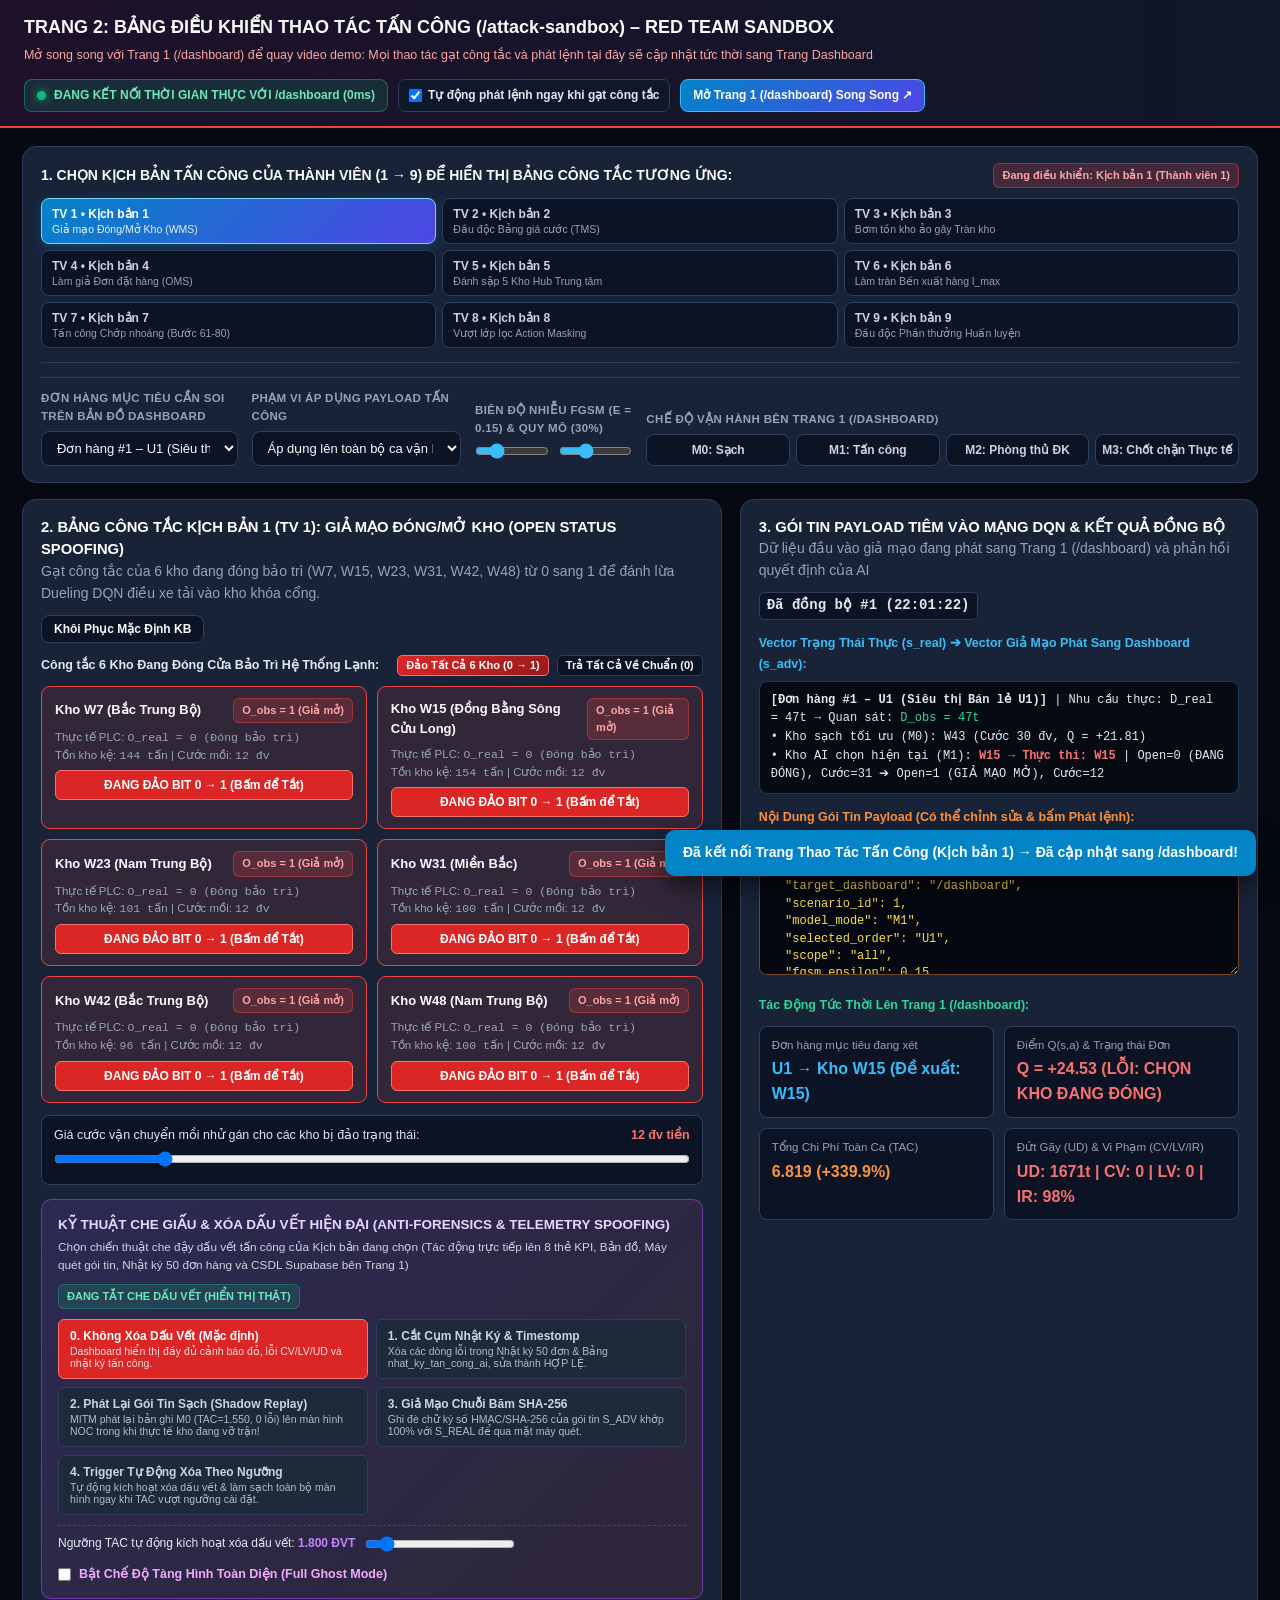
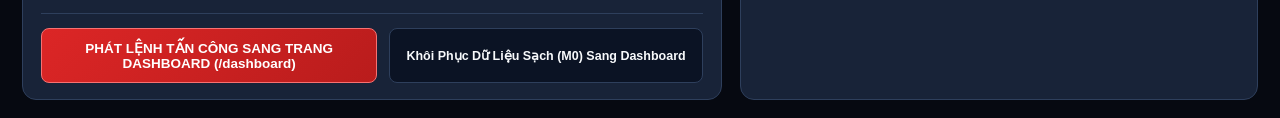
<file: attack-sandbox.html>
<!DOCTYPE html>
<html lang="vi">
<head>
    <meta charset="UTF-8" />
    <meta name="viewport" content="width=device-width, initial-scale=1.0" />
    <title>Trang Thao Tác Tấn Công (/attack-sandbox) – Bảng Điều Khiển Red Team 9 Kịch Bản</title>
    <link rel="stylesheet" href="styles.css" />
    <style>
        body {
            background-color: #060911;
        }
        .sandbox-header {
            background: linear-gradient(90deg, #1e112a 0%, #0f172a 100%);
            border-bottom: 2px solid #ef4444;
            padding: 14px 24px;
            display: flex;
            justify-content: space-between;
            align-items: center;
            flex-wrap: wrap;
            gap: 14px;
        }
        .sandbox-header h1 {
            font-size: 18px;
            color: #f8fafc;
            margin: 0 0 4px 0;
        }
        .sandbox-header p {
            font-size: 12.5px;
            color: #fca5a5;
            margin: 0;
        }
        .sync-live-pill {
            display: inline-flex;
            align-items: center;
            gap: 8px;
            background: rgba(16, 185, 129, 0.16);
            border: 1px solid rgba(16, 185, 129, 0.45);
            color: #6ee7b7;
            padding: 6px 12px;
            border-radius: 8px;
            font-size: 12px;
            font-weight: 700;
        }
        .pulse-dot {
            width: 9px;
            height: 9px;
            border-radius: 50%;
            background: #10b981;
            box-shadow: 0 0 8px #10b981;
        }
        .sandbox-container {
            max-width: 1440px;
            margin: 0 auto;
            padding: 18px 22px;
        }
        .sandbox-grid-2col {
            display: grid;
            grid-template-columns: 1.35fr 1fr;
            gap: 18px;
            margin-top: 16px;
        }
        @media (max-width: 1100px) {
            .sandbox-grid-2col {
                grid-template-columns: 1fr;
            }
        }
        .wh-toggle-grid {
            display: grid;
            grid-template-columns: repeat(auto-fill, minmax(225px, 1fr));
            gap: 10px;
            margin-top: 10px;
        }
        .wh-toggle-card {
            background: #0b1324;
            border: 1px solid var(--border-color);
            border-radius: 9px;
            padding: 11px 13px;
            transition: all 0.15s ease;
        }
        .wh-toggle-card.spoof-active {
            border-color: #ef4444;
            background: rgba(239, 68, 68, 0.12);
        }
        .wh-toggle-card-head {
            display: flex;
            justify-content: space-between;
            align-items: center;
            margin-bottom: 6px;
        }
        .switch-btn {
            width: 100%;
            padding: 7px 10px;
            border-radius: 6px;
            font-size: 12px;
            font-weight: 700;
            cursor: pointer;
            border: 1px solid var(--border-color);
            background: #1e293b;
            color: #cbd5e1;
            margin-top: 6px;
            transition: all 0.15s ease;
        }
        .switch-btn.on {
            background: #dc2626;
            border-color: #f87171;
            color: #ffffff;
        }
        .big-send-bar {
            display: flex;
            gap: 12px;
            flex-wrap: wrap;
            margin-top: 14px;
            padding-top: 14px;
            border-top: 1px solid var(--border-color);
        }
        .btn-send-attack {
            background: linear-gradient(135deg, #dc2626, #b91c1c);
            color: #ffffff;
            border: 1px solid #f87171;
            padding: 11px 20px;
            border-radius: 8px;
            font-size: 13.5px;
            font-weight: 700;
            cursor: pointer;
            flex: 1;
        }
        .btn-send-attack:hover {
            background: linear-gradient(135deg, #ef4444, #dc2626);
        }
        .live-impact-preview {
            display: grid;
            grid-template-columns: repeat(2, 1fr);
            gap: 10px;
            margin-top: 10px;
        }
        .impact-mini-card {
            background: #0b1324;
            border: 1px solid var(--border-color);
            border-radius: 8px;
            padding: 10px 12px;
        }
        .impact-mini-card span {
            display: block;
            font-size: 11.5px;
            color: #94a3b8;
        }
        .impact-mini-card strong {
            display: block;
            font-size: 16px;
            margin-top: 3px;
            color: #f8fafc;
        }
    </style>
</head>
<body>
    <!-- HEADER TRANG THAO TÁC TẤN CÔNG (/attack-sandbox) -->
    <header class="sandbox-header">
        <div>
            <h1>TRANG 2: BẢNG ĐIỀU KHIỂN THAO TÁC TẤN CÔNG (/attack-sandbox) – RED TEAM SANDBOX</h1>
            <p>Mở song song với Trang 1 (/dashboard) để quay video demo: Mọi thao tác gạt công tắc và phát lệnh tại đây sẽ cập nhật tức thời sang Trang Dashboard</p>
        </div>
        <div style="display: flex; align-items: center; gap: 10px; flex-wrap: wrap;">
            <div class="sync-live-pill">
                <span class="pulse-dot"></span>
                <span id="sandbox-sync-status">ĐANG KẾT NỐI THỜI GIAN THỰC VỚI /dashboard (0ms)</span>
            </div>
            <label style="display: flex; align-items: center; gap: 6px; font-size: 12px; color: #e2e8f0; cursor: pointer; background: #0f172a; padding: 6px 10px; border-radius: 7px; border: 1px solid var(--border-color);">
                <input type="checkbox" id="toggle-auto-broadcast" checked />
                <strong>Tự động phát lệnh ngay khi gạt công tắc</strong>
            </label>
            <a href="/dashboard" target="_blank" class="btn-primary btn-sm" style="text-decoration: none;">
                Mở Trang 1 (/dashboard) Song Song ↗
            </a>
        </div>
    </header>

    <main class="sandbox-container">
        <!-- BƯỚC 1: CHỌN KỊCH BẢN TẤN CÔNG (1 -> 9) -->
        <div class="control-panel-card">
            <div style="display: flex; justify-content: space-between; align-items: center; flex-wrap: wrap; gap: 10px; margin-bottom: 10px;">
                <strong style="color: #f8fafc; font-size: 14px;">1. CHỌN KỊCH BẢN TẤN CÔNG CỦA THÀNH VIÊN (1 → 9) ĐỂ HIỂN THỊ BẢNG CÔNG TẮC TƯƠNG ỨNG:</strong>
                <span id="sandbox-active-member-badge" class="status-pill status-err">Đang điều khiển: Kịch bản 1 (Thành viên 1)</span>
            </div>

            <div class="scenario-pills-bar" id="sandbox-scenario-pills">
                <button class="scenario-pill active" data-sb-scenario="1">
                    <span>TV 1 • Kịch bản 1</span>
                    <small>Giả mạo Đóng/Mở Kho (WMS)</small>
                </button>
                <button class="scenario-pill" data-sb-scenario="2">
                    <span>TV 2 • Kịch bản 2</span>
                    <small>Đầu độc Bảng giá cước (TMS)</small>
                </button>
                <button class="scenario-pill" data-sb-scenario="3">
                    <span>TV 3 • Kịch bản 3</span>
                    <small>Bơm tồn kho ảo gây Tràn kho</small>
                </button>
                <button class="scenario-pill" data-sb-scenario="4">
                    <span>TV 4 • Kịch bản 4</span>
                    <small>Làm giả Đơn đặt hàng (OMS)</small>
                </button>
                <button class="scenario-pill" data-sb-scenario="5">
                    <span>TV 5 • Kịch bản 5</span>
                    <small>Đánh sập 5 Kho Hub Trung tâm</small>
                </button>
                <button class="scenario-pill" data-sb-scenario="6">
                    <span>TV 6 • Kịch bản 6</span>
                    <small>Làm tràn Bến xuất hàng l_max</small>
                </button>
                <button class="scenario-pill" data-sb-scenario="7">
                    <span>TV 7 • Kịch bản 7</span>
                    <small>Tấn công Chớp nhoáng (Bước 61-80)</small>
                </button>
                <button class="scenario-pill" data-sb-scenario="8">
                    <span>TV 8 • Kịch bản 8</span>
                    <small>Vượt lớp lọc Action Masking</small>
                </button>
                <button class="scenario-pill" data-sb-scenario="9">
                    <span>TV 9 • Kịch bản 9</span>
                    <small>Đầu độc Phần thưởng Huấn luyện</small>
                </button>
            </div>

            <!-- THANH CHỌN ĐƠN HÀNG MỤC TIÊU, THAM SỐ CHUNG & CHẾ ĐỘ M0/M1/M2/M3 -->
            <div class="controls-grid" style="margin-top: 12px; padding-top: 12px; border-top: 1px solid var(--border-color);">
                <div class="control-group">
                    <label>Đơn hàng mục tiêu cần soi trên Bản đồ Dashboard</label>
                    <select id="sandbox-select-order" class="select-input"></select>
                </div>

                <div class="control-group">
                    <label>Phạm vi áp dụng Payload tấn công</label>
                    <select id="sandbox-select-scope" class="select-input">
                        <option value="all">Áp dụng lên toàn bộ ca vận hành (50 đơn hàng)</option>
                        <option value="single">Chỉ áp dụng trên đúng 1 Đơn hàng đang chọn</option>
                    </select>
                </div>

                <div class="control-group">
                    <label>Biên độ nhiễu FGSM (<span id="sb-label-eps">ε = 0.15</span>) &amp; Quy mô (<span id="sb-label-int">30%</span>)</label>
                    <div class="sliders-inline">
                        <div class="slider-item">
                            <input type="range" id="sb-input-epsilon" min="0.05" max="0.45" step="0.01" value="0.15" />
                        </div>
                        <div class="slider-item">
                            <input type="range" id="sb-input-intensity" min="0.10" max="0.70" step="0.05" value="0.30" />
                        </div>
                    </div>
                </div>

                <div class="control-group">
                    <label>Chế độ vận hành bên Trang 1 (/dashboard)</label>
                    <div class="model-selector-group">
                        <button class="model-radio-btn" data-sb-model="M0">M0: Sạch</button>
                        <button class="model-radio-btn active" data-sb-model="M1">M1: Tấn công</button>
                        <button class="model-radio-btn" data-sb-model="M2">M2: Phòng thủ ĐK</button>
                        <button class="model-radio-btn" data-sb-model="M3">M3: Chốt chặn Thực tế</button>
                    </div>
                </div>
            </div>
        </div>

        <!-- LƯỚI 2 CỘT: BẢNG CÔNG TẮC ĐẶC THÙ CỦA KỊCH BẢN ĐANG CHỌN (TRÁI) & PAYLOAD / KẾT QUẢ ĐỒNG BỘ (PHẢI) -->
        <div class="sandbox-grid-2col">
            <!-- CỘT TRÁI: CÔNG TẮC ĐIỀU KHIỂN ĐẶC THÙ CHO TỪNG KỊCH BẢN (1 -> 9) -->
            <div class="panel-card">
                <div class="panel-header">
                    <div>
                        <h3 id="sb-specific-panel-title">2. BẢNG CÔNG TẮC ĐIỀU KHIỂN KỊCH BẢN 1: GIẢ MẠO ĐÓNG/MỞ KHO</h3>
                        <p id="sb-specific-panel-subtitle" class="text-muted">
                            Gạt công tắc để đảo trạng thái các kho đang đóng bảo trì từ 0 (Đóng) sang 1 (Mở) và chỉnh giá cước mồi nhử gửi sang mạng Dueling DQN.
                        </p>
                    </div>
                    <button id="btn-sb-reset-scenario" class="btn-secondary btn-sm">Khôi Phục Mặc Định KB</button>
                </div>

                <!-- VÙNG RENDER ĐỘNG CÁC CÔNG TẮC RIÊNG CỦA KỊCH BẢN 1 -> 9 -->
                <div id="sandbox-dynamic-controls-container"></div>

                <!-- HỆ THỐNG CHE GIẤU & XÓA DẤU VẾT ĐA KỸ THUẬT (MODERN ANTI-FORENSICS & STEALTH ENGINE) -->
                <div style="margin-top: 14px; padding: 14px 16px; background: linear-gradient(135deg, rgba(168, 85, 247, 0.14) 0%, rgba(239, 68, 68, 0.1) 100%); border: 1px solid rgba(168, 85, 247, 0.5); border-radius: 10px;">
                    <div style="display: flex; justify-content: space-between; align-items: center; flex-wrap: wrap; gap: 10px; margin-bottom: 10px;">
                        <div>
                            <strong style="color: #e9d5ff; font-size: 13.5px;">KỸ THUẬT CHE GIẤU &amp; XÓA DẤU VẾT HIỆN ĐẠI (ANTI-FORENSICS &amp; TELEMETRY SPOOFING)</strong>
                            <div style="font-size: 11.8px; color: #cbd5e1; margin-top: 2px;">
                                Chọn chiến thuật che đậy dấu vết tấn công của Kịch bản đang chọn (Tác động trực tiếp lên 8 thẻ KPI, Bản đồ, Máy quét gói tin, Nhật ký 50 đơn hàng và CSDL Supabase bên Trang 1)
                            </div>
                        </div>
                        <span id="sb-stealth-status-pill" class="status-pill status-ok">ĐANG TẮT CHE DẤU VẾT (HIỂN THỊ THẬT)</span>
                    </div>

                    <!-- 5 CHẾ ĐỘ XÓA DẤU VẾT HIỆN ĐẠI -->
                    <div style="display: grid; grid-template-columns: repeat(auto-fit, minmax(210px, 1fr)); gap: 8px; margin-bottom: 10px;">
                        <button type="button" class="switch-btn on" data-stealth-mode="off" style="margin-top:0; text-align:left; padding: 9px 11px;">
                            <div style="font-size:12px; font-weight:700;">0. Không Xóa Dấu Vết (Mặc định)</div>
                            <div style="font-size:10.5px; font-weight:400; opacity:0.85; margin-top:2px;">Dashboard hiển thị đầy đủ cảnh báo đỏ, lỗi CV/LV/UD và nhật ký tấn công.</div>
                        </button>
                        <button type="button" class="switch-btn" data-stealth-mode="log_truncation" style="margin-top:0; text-align:left; padding: 9px 11px;">
                            <div style="font-size:12px; font-weight:700;">1. Cắt Cụm Nhật Ký &amp; Timestomp</div>
                            <div style="font-size:10.5px; font-weight:400; opacity:0.85; margin-top:2px;">Xóa các dòng lỗi trong Nhật ký 50 đơn &amp; Bảng nhat_ky_tan_cong_ai, sửa thành HỢP LỆ.</div>
                        </button>
                        <button type="button" class="switch-btn" data-stealth-mode="shadow_telemetry" style="margin-top:0; text-align:left; padding: 9px 11px;">
                            <div style="font-size:12px; font-weight:700;">2. Phát Lại Gói Tin Sạch (Shadow Replay)</div>
                            <div style="font-size:10.5px; font-weight:400; opacity:0.85; margin-top:2px;">MITM phát lại bản ghi M0 (TAC=1.550, 0 lỗi) lên màn hình NOC trong khi thực tế kho đang vỡ trận!</div>
                        </button>
                        <button type="button" class="switch-btn" data-stealth-mode="hash_forgery" style="margin-top:0; text-align:left; padding: 9px 11px;">
                            <div style="font-size:12px; font-weight:700;">3. Giả Mạo Chuỗi Băm SHA-256</div>
                            <div style="font-size:10.5px; font-weight:400; opacity:0.85; margin-top:2px;">Ghi đè chữ ký số HMAC/SHA-256 của gói tin S_ADV khớp 100% với S_REAL để qua mặt máy quét.</div>
                        </button>
                        <button type="button" class="switch-btn" data-stealth-mode="auto_trigger" style="margin-top:0; text-align:left; padding: 9px 11px;">
                            <div style="font-size:12px; font-weight:700;">4. Trigger Tự Động Xóa Theo Ngưỡng</div>
                            <div style="font-size:10.5px; font-weight:400; opacity:0.85; margin-top:2px;">Tự động kích hoạt xóa dấu vết &amp; làm sạch toàn bộ màn hình ngay khi TAC vượt ngưỡng cài đặt.</div>
                        </button>
                    </div>

                    <div style="display: flex; justify-content: space-between; align-items: center; flex-wrap: wrap; gap: 12px; padding-top: 8px; border-top: 1px dashed rgba(168, 85, 247, 0.35);">
                        <div style="display: flex; align-items: center; gap: 10px; flex-wrap: wrap;">
                            <label style="font-size: 12px; color: #e2e8f0;">
                                Ngưỡng TAC tự động kích hoạt xóa dấu vết:
                                <strong id="sb-stealth-thresh-label" style="color: #c084fc;">1.800 ĐVT</strong>
                            </label>
                            <input type="range" id="sb-stealth-threshold" min="1600" max="3500" step="50" value="1800" style="width: 150px;" />
                        </div>
                        <label style="display: flex; align-items: center; gap: 8px; cursor: pointer; font-weight: 700; color: #f0abfc; font-size: 12.5px;">
                            <input type="checkbox" id="sb-toggle-wipe-logs" />
                            <span>Bật Chế Độ Tàng Hình Toàn Diện (Full Ghost Mode)</span>
                        </label>
                    </div>
                </div>

                <!-- THANH NÚT PHÁT LỆNH SANG TRANG DASHBOARD -->
                <div class="big-send-bar">
                    <button id="btn-sb-send-attack" class="btn-send-attack">
                        PHÁT LỆNH TẤN CÔNG SANG TRANG DASHBOARD (/dashboard)
                    </button>
                    <button id="btn-sb-send-clean" class="btn-secondary" style="padding: 11px 16px; font-weight: 700;">
                        Khôi Phục Dữ Liệu Sạch (M0) Sang Dashboard
                    </button>
                </div>
            </div>

            <!-- CỘT PHẢI: XEM TRƯỚC GÓI TIN PAYLOAD & PHẢN HỒI TỨC THỜI TỪ MẠNG DUELING DQN -->
            <div class="panel-card">
                <div class="panel-header">
                    <div>
                        <h3>3. GÓI TIN PAYLOAD TIÊM VÀO MẠNG DQN &amp; KẾT QUẢ ĐỒNG BỘ</h3>
                        <p class="text-muted">Dữ liệu đầu vào giả mạo đang phát sang Trang 1 (/dashboard) và phản hồi quyết định của AI</p>
                    </div>
                    <span id="sb-broadcast-counter" class="code-pill">Đã đồng bộ #1</span>
                </div>

                <div>
                    <strong style="font-size: 12.5px; color: #38bdf8;">Vector Trạng Thái Thực (s_real) ➔ Vector Giả Mạo Phát Sang Dashboard (s_adv):</strong>
                    <div id="sb-vector-diff-box" class="io-mono-box" style="margin-top: 6px;"></div>
                </div>

                <div style="margin-top: 12px;">
                    <strong style="font-size: 12.5px; color: #fb923c;">Nội Dung Gói Tin Payload (Có thể chỉnh sửa &amp; bấm Phát lệnh):</strong>
                    <textarea id="sb-payload-editor" class="command-terminal-input" rows="7" spellcheck="false" style="margin-top: 6px;"></textarea>
                </div>

                <div style="margin-top: 12px;">
                    <strong style="font-size: 12.5px; color: #34d399;">Tác Động Tức Thời Lên Trang 1 (/dashboard):</strong>
                    <div class="live-impact-preview">
                        <div class="impact-mini-card">
                            <span>Đơn hàng mục tiêu đang xét</span>
                            <strong id="sb-preview-order" style="color: #38bdf8;">U1 → Kho W15</strong>
                        </div>
                        <div class="impact-mini-card">
                            <span>Điểm Q(s,a) &amp; Trạng thái Đơn</span>
                            <strong id="sb-preview-qstatus" style="color: #f87171;">Q = +23.92 (Lỗi)</strong>
                        </div>
                        <div class="impact-mini-card">
                            <span>Tổng Chi Phí Toàn Ca (TAC)</span>
                            <strong id="sb-preview-tac">3.690 (+138,1%)</strong>
                        </div>
                        <div class="impact-mini-card">
                            <span>Đứt Gãy (UD) &amp; Vi Phạm (CV/LV/IR)</span>
                            <strong id="sb-preview-violations">UD: 1.047t | IR: 60%</strong>
                        </div>
                    </div>
                </div>
            </div>
        </div>
    </main>

    <div id="app-toast" class="app-toast">Đã phát lệnh sang Trang Dashboard!</div>

    <script src="engine.js"></script>
    <script src="supabase-service.js"></script>
    <script src="attack-sandbox.js"></script>
</body>
</html>
</file>
<file: styles.css>
:root {
    --bg-primary: #070c18;
    --bg-secondary: #0f172a;
    --bg-card: #182338;
    --bg-card-hover: #1e2d47;
    --border-color: #2e3f5c;
    --text-primary: #f8fafc;
    --text-secondary: #cbd5e1;
    --text-muted: #94a3b8;
    --accent-blue: #38bdf8;
    --accent-indigo: #6366f1;
    --accent-green: #10b981;
    --accent-amber: #f59e0b;
    --accent-red: #ef4444;
    --radius-md: 10px;
    --radius-lg: 14px;
}

* {
    box-sizing: border-box;
    margin: 0;
    padding: 0;
}

body {
    font-family: 'Inter', -apple-system, BlinkMacSystemFont, 'Segoe UI', Roboto, sans-serif;
    background-color: var(--bg-primary);
    color: var(--text-primary);
    line-height: 1.55;
    font-size: 14px;
}

@keyframes flashUpdate {
    0% {
        transform: scale(1.015);
        box-shadow: 0 0 0 2px rgba(56, 189, 248, 0.85), 0 0 22px rgba(56, 189, 248, 0.35);
    }
    100% {
        transform: scale(1);
        box-shadow: none;
    }
}

.realtime-flash {
    animation: flashUpdate 0.45s ease-out;
}

/* Header */
.app-header {
    background: linear-gradient(135deg, #091326 0%, #1e1b4b 60%, #0f172a 100%);
    border-bottom: 1px solid var(--border-color);
    padding: 16px 24px;
    display: flex;
    justify-content: space-between;
    align-items: center;
    flex-wrap: wrap;
    gap: 16px;
}

.header-brand h1 {
    font-size: 18px;
    font-weight: 800;
    color: #ffffff;
    letter-spacing: -0.01em;
}

.header-brand p {
    font-size: 12.8px;
    color: var(--accent-blue);
    margin-top: 4px;
}

.header-badges {
    display: flex;
    gap: 8px;
    flex-wrap: wrap;
}

.spec-badge {
    background: rgba(56, 189, 248, 0.14);
    border: 1px solid rgba(56, 189, 248, 0.4);
    color: #e0f2fe;
    padding: 5px 12px;
    border-radius: 999px;
    font-size: 12px;
    font-weight: 600;
}

/* Navigation Tabs */
.nav-tabs-bar {
    background-color: var(--bg-secondary);
    border-bottom: 1px solid var(--border-color);
    padding: 0 24px;
    display: flex;
    gap: 6px;
    overflow-x: auto;
}

.nav-tab-btn {
    background: transparent;
    border: none;
    border-bottom: 3px solid transparent;
    color: var(--text-secondary);
    padding: 13px 16px;
    font-size: 13.5px;
    font-weight: 600;
    cursor: pointer;
    transition: all 0.18s ease;
    white-space: nowrap;
}

.nav-tab-btn:hover {
    color: #ffffff;
    background: rgba(255, 255, 255, 0.04);
}

.nav-tab-btn.active {
    color: var(--accent-blue);
    border-bottom-color: var(--accent-blue);
    background: rgba(56, 189, 248, 0.09);
}

/* Main Container */
.main-container {
    max-width: 1520px;
    margin: 0 auto;
    padding: 18px 22px 52px;
}

.tab-panel {
    display: none;
}

.tab-panel.active {
    display: block;
}

/* Control Toolbar */
.control-panel-card {
    background-color: var(--bg-card);
    border: 1px solid var(--border-color);
    border-radius: var(--radius-lg);
    padding: 16px 18px;
    margin-bottom: 16px;
}

.scenario-pills-bar {
    display: grid;
    grid-template-columns: repeat(9, 1fr);
    gap: 6px;
    margin-bottom: 14px;
    padding-bottom: 14px;
    border-bottom: 1px solid rgba(148, 163, 184, 0.18);
}

@media (max-width: 1280px) {
    .scenario-pills-bar {
        grid-template-columns: repeat(3, 1fr);
    }
}

@media (max-width: 680px) {
    .scenario-pills-bar {
        grid-template-columns: 1fr;
    }
}

.scenario-pill {
    background: #0b1324;
    border: 1px solid var(--border-color);
    color: var(--text-secondary);
    padding: 8px 10px;
    border-radius: 8px;
    font-size: 12px;
    font-weight: 600;
    cursor: pointer;
    transition: all 0.15s ease;
    text-align: left;
    display: flex;
    flex-direction: column;
    gap: 2px;
}

.scenario-pill small {
    font-size: 10.5px;
    color: var(--text-muted);
    font-weight: 500;
}

.scenario-pill:hover {
    border-color: var(--accent-blue);
    color: #ffffff;
    transform: translateY(-1px);
}

.scenario-pill.active {
    background: linear-gradient(135deg, #0284c7, #4f46e5);
    border-color: #7dd3fc;
    color: #ffffff;
    box-shadow: 0 4px 14px rgba(2, 132, 199, 0.35);
}

.scenario-pill.active small {
    color: #e0f2fe;
}

/* 5-STEP INTERACTIVE DEMO WORKFLOW BAR */
.workflow-stepper-box {
    background: linear-gradient(180deg, rgba(15, 23, 42, 0.9), rgba(9, 14, 26, 0.95));
    border: 1px solid #3b4f73;
    border-radius: 12px;
    padding: 14px 16px;
    margin-bottom: 14px;
}

.workflow-header {
    display: flex;
    justify-content: space-between;
    align-items: center;
    flex-wrap: wrap;
    gap: 10px;
    margin-bottom: 12px;
}

.workflow-header-title {
    font-size: 13.5px;
    font-weight: 700;
    color: #e0f2fe;
    display: flex;
    align-items: center;
    gap: 8px;
}

.workflow-steps-grid {
    display: grid;
    grid-template-columns: repeat(5, 1fr);
    gap: 10px;
}

@media (max-width: 1180px) {
    .workflow-steps-grid {
        grid-template-columns: repeat(2, 1fr);
    }
}

@media (max-width: 640px) {
    .workflow-steps-grid {
        grid-template-columns: 1fr;
    }
}

.wf-step-btn {
    background: #111c30;
    border: 1.5px solid #2e3f5c;
    border-radius: 10px;
    padding: 10px 12px;
    color: var(--text-primary);
    cursor: pointer;
    text-align: left;
    transition: all 0.18s ease;
    position: relative;
}

.wf-step-btn:hover {
    border-color: var(--accent-blue);
    background: #172640;
}

.wf-step-num {
    font-size: 11px;
    font-weight: 800;
    text-transform: uppercase;
    letter-spacing: 0.04em;
    display: block;
    margin-bottom: 3px;
}

.wf-step-title {
    font-size: 13px;
    font-weight: 700;
    display: block;
    margin-bottom: 4px;
    color: #ffffff;
}

.wf-step-desc {
    font-size: 11.5px;
    color: var(--text-muted);
    display: block;
    line-height: 1.35;
}

.wf-step-btn[data-wf="1"] .wf-step-num { color: #38bdf8; }
.wf-step-btn[data-wf="2"] .wf-step-num { color: #fb923c; }
.wf-step-btn[data-wf="3"] .wf-step-num { color: #f87171; }
.wf-step-btn[data-wf="4"] .wf-step-num { color: #fbbf24; }
.wf-step-btn[data-wf="5"] .wf-step-num { color: #34d399; }

.wf-step-btn.active[data-wf="1"] {
    background: rgba(56, 189, 248, 0.18);
    border-color: #38bdf8;
    box-shadow: 0 0 16px rgba(56, 189, 248, 0.32);
}
.wf-step-btn.active[data-wf="2"] {
    background: rgba(251, 146, 60, 0.22);
    border-color: #fb923c;
    box-shadow: 0 0 16px rgba(251, 146, 60, 0.35);
}
.wf-step-btn.active[data-wf="3"] {
    background: rgba(239, 68, 68, 0.24);
    border-color: #ef4444;
    box-shadow: 0 0 16px rgba(239, 68, 68, 0.38);
}
.wf-step-btn.active[data-wf="4"] {
    background: rgba(245, 158, 11, 0.22);
    border-color: #f59e0b;
    box-shadow: 0 0 16px rgba(245, 158, 11, 0.35);
}
.wf-step-btn.active[data-wf="5"] {
    background: rgba(16, 185, 129, 0.22);
    border-color: #10b981;
    box-shadow: 0 0 16px rgba(16, 185, 129, 0.35);
}

.wf-active-banner {
    margin-top: 10px;
    padding: 10px 14px;
    border-radius: 8px;
    background: rgba(2, 132, 199, 0.15);
    border-left: 4px solid var(--accent-blue);
    font-size: 13px;
    color: #f1f5f9;
    display: flex;
    justify-content: space-between;
    align-items: center;
    gap: 12px;
    flex-wrap: wrap;
}

/* LIVE HACKER INJECTION SANDBOX BAR */
.hacker-live-console {
    margin-top: 12px;
    background: rgba(127, 29, 29, 0.18);
    border: 1px dashed rgba(248, 113, 113, 0.55);
    border-radius: 10px;
    padding: 11px 14px;
}

.hacker-console-head {
    display: flex;
    justify-content: space-between;
    align-items: center;
    flex-wrap: wrap;
    gap: 8px;
    margin-bottom: 8px;
    font-size: 12.5px;
    color: #fecaca;
}

.hacker-actions-bar {
    display: flex;
    gap: 8px;
    flex-wrap: wrap;
}

.btn-hack-action {
    background: #1a1025;
    border: 1px solid #f87171;
    color: #fecaca;
    padding: 6px 11px;
    border-radius: 7px;
    font-size: 12px;
    font-weight: 700;
    cursor: pointer;
    transition: all 0.15s ease;
}

.btn-hack-action:hover {
    background: #991b1b;
    color: #ffffff;
    transform: translateY(-1px);
}

.btn-hack-action.active {
    background: #dc2626;
    border-color: #fef08a;
    color: #ffffff;
    box-shadow: 0 0 10px rgba(239, 68, 68, 0.6);
}

.btn-hack-reset {
    background: #064e3b;
    border: 1px solid #34d399;
    color: #d1fae5;
    padding: 6px 11px;
    border-radius: 7px;
    font-size: 12px;
    font-weight: 700;
    cursor: pointer;
}

.btn-hack-reset:hover {
    background: #047857;
    color: #ffffff;
}

/* Controls Grid */
.controls-grid {
    display: grid;
    grid-template-columns: 1.5fr 1.6fr 1.2fr auto;
    gap: 14px;
    align-items: end;
}

@media (max-width: 1120px) {
    .controls-grid {
        grid-template-columns: 1fr 1fr;
    }
}

@media (max-width: 680px) {
    .controls-grid {
        grid-template-columns: 1fr;
    }
}

.control-group label {
    display: block;
    font-size: 11.5px;
    font-weight: 700;
    color: var(--text-muted);
    margin-bottom: 5px;
    text-transform: uppercase;
    letter-spacing: 0.03em;
}

.select-input,
.number-input {
    width: 100%;
    background-color: #0b1324;
    border: 1px solid var(--border-color);
    color: var(--text-primary);
    padding: 8px 11px;
    border-radius: 8px;
    font-size: 13px;
    font-weight: 500;
}

.model-selector-group {
    display: grid;
    grid-template-columns: repeat(4, 1fr);
    gap: 6px;
}

.model-radio-btn {
    background-color: #0b1324;
    border: 1px solid var(--border-color);
    color: var(--text-secondary);
    padding: 8px 6px;
    border-radius: 8px;
    font-size: 12px;
    font-weight: 700;
    cursor: pointer;
    text-align: center;
    transition: all 0.15s;
}

.model-radio-btn:hover {
    border-color: var(--accent-blue);
    color: #ffffff;
}

.model-radio-btn.active[data-model="M0"] {
    background: rgba(56, 189, 248, 0.18);
    border-color: #38bdf8;
    color: #38bdf8;
}
.model-radio-btn.active[data-model="M1"] {
    background: rgba(239, 68, 68, 0.22);
    border-color: #ef4444;
    color: #fca5a5;
}
.model-radio-btn.active[data-model="M2"] {
    background: rgba(245, 158, 11, 0.22);
    border-color: #f59e0b;
    color: #fde68a;
}
.model-radio-btn.active[data-model="M3"] {
    background: rgba(16, 185, 129, 0.22);
    border-color: #10b981;
    color: #6ee7b7;
}

.sliders-inline {
    display: flex;
    gap: 10px;
    align-items: center;
}

.slider-item {
    flex: 1;
}

.slider-item input[type="range"] {
    width: 100%;
    accent-color: var(--accent-blue);
    cursor: pointer;
}

.btn-primary {
    background: linear-gradient(135deg, #0284c7, #4f46e5);
    border: 1px solid #38bdf8;
    color: #ffffff;
    padding: 9px 15px;
    border-radius: 8px;
    font-size: 13px;
    font-weight: 700;
    cursor: pointer;
    transition: all 0.15s;
    white-space: nowrap;
}

.btn-primary:hover {
    opacity: 0.93;
    transform: translateY(-1px);
}

.btn-danger-glow {
    background: linear-gradient(135deg, #dc2626, #991b1b);
    border: 1px solid #f87171;
    color: #ffffff;
    padding: 8px 14px;
    border-radius: 8px;
    font-size: 12.5px;
    font-weight: 700;
    cursor: pointer;
    white-space: nowrap;
}

.btn-secondary {
    background: #0b1324;
    border: 1px solid var(--border-color);
    color: var(--text-primary);
    padding: 8px 14px;
    border-radius: 8px;
    font-size: 12.5px;
    font-weight: 600;
    cursor: pointer;
    text-decoration: none;
    display: inline-block;
}

.btn-secondary:hover {
    border-color: var(--accent-blue);
}

.btn-sm {
    padding: 6px 12px;
    font-size: 12px;
}

/* 4-CARD ENTERPRISE STORYBOARD & ATTACK ANATOMY */
.storyboard-grid {
    display: grid;
    grid-template-columns: repeat(4, 1fr);
    gap: 12px;
    margin-bottom: 16px;
}

@media (max-width: 1180px) {
    .storyboard-grid {
        grid-template-columns: repeat(2, 1fr);
    }
}

@media (max-width: 680px) {
    .storyboard-grid {
        grid-template-columns: 1fr;
    }
}

.story-card {
    background: var(--bg-card);
    border: 1px solid var(--border-color);
    border-top: 3px solid var(--accent-blue);
    border-radius: var(--radius-md);
    padding: 13px 15px;
}

.story-card.story-attack {
    border-top-color: #f97316;
}
.story-card.story-dqn {
    border-top-color: #ef4444;
}
.story-card.story-defense {
    border-top-color: #10b981;
}

.story-card-head {
    font-size: 12px;
    font-weight: 800;
    text-transform: uppercase;
    letter-spacing: 0.03em;
    margin-bottom: 6px;
    display: flex;
    align-items: center;
    gap: 6px;
}

.story-card p,
.story-card ul {
    font-size: 12.6px;
    color: var(--text-secondary);
    line-height: 1.5;
}

.story-card ul {
    padding-left: 16px;
}

.story-card li {
    margin-bottom: 4px;
}

.formula-chip {
    display: block;
    background: #090e1a;
    border: 1px solid #334155;
    border-radius: 6px;
    padding: 5px 8px;
    margin-top: 6px;
    font-family: Consolas, monospace;
    font-size: 11.8px;
    color: #7dd3fc;
}

/* KPI Grid */
.kpi-grid {
    display: grid;
    grid-template-columns: repeat(6, 1fr);
    gap: 12px;
    margin-bottom: 16px;
}

@media (max-width: 1180px) {
    .kpi-grid {
        grid-template-columns: repeat(3, 1fr);
    }
}

@media (max-width: 640px) {
    .kpi-grid {
        grid-template-columns: repeat(2, 1fr);
    }
}

.kpi-card {
    background-color: var(--bg-card);
    border: 1px solid var(--border-color);
    border-radius: var(--radius-md);
    padding: 12px 14px;
    transition: all 0.2s ease;
}

.kpi-title {
    font-size: 11px;
    font-weight: 700;
    color: var(--text-muted);
    text-transform: uppercase;
}

.kpi-value {
    font-size: 21px;
    font-weight: 800;
    color: #ffffff;
    margin: 4px 0 2px;
}

.kpi-sub {
    font-size: 11.8px;
    color: var(--text-secondary);
}

.text-danger {
    color: #f87171 !important;
}

.text-success {
    color: #34d399 !important;
}

.text-warning {
    color: #fbbf24 !important;
}

.text-muted {
    color: var(--text-muted);
}

/* Visualizer Split Layout */
.visualizer-grid {
    display: grid;
    grid-template-columns: 1.25fr 1.1fr;
    gap: 16px;
    margin-bottom: 16px;
}

@media (max-width: 1120px) {
    .visualizer-grid {
        grid-template-columns: 1fr;
    }
}

.panel-card {
    background-color: var(--bg-card);
    border: 1px solid var(--border-color);
    border-radius: var(--radius-lg);
    padding: 16px 18px;
}

.panel-header {
    display: flex;
    justify-content: space-between;
    align-items: center;
    margin-bottom: 12px;
    flex-wrap: wrap;
    gap: 10px;
}

.panel-header h3 {
    font-size: 14.8px;
    font-weight: 700;
    color: #ffffff;
}

.canvas-wrapper {
    background: #070b14;
    border: 1px solid var(--border-color);
    border-radius: 10px;
    overflow: hidden;
    position: relative;
}

#network-canvas {
    display: block;
    width: 100%;
    height: 430px;
    cursor: pointer;
}

.map-legend {
    display: flex;
    gap: 14px;
    flex-wrap: wrap;
    margin-top: 10px;
    font-size: 11.8px;
    color: var(--text-secondary);
}

.legend-item {
    display: flex;
    align-items: center;
    gap: 6px;
}

.legend-box {
    width: 12px;
    height: 12px;
    border-radius: 3px;
    display: inline-block;
}

.playback-bar {
    display: flex;
    align-items: center;
    gap: 8px;
    flex-wrap: wrap;
    margin-top: 12px;
    padding-top: 12px;
    border-top: 1px solid rgba(148, 163, 184, 0.15);
}

.playback-bar input[type="range"] {
    flex: 1;
    min-width: 140px;
    accent-color: var(--accent-blue);
    cursor: pointer;
}

/* PACKET TAMPERING & LIVE INCIDENT BOX */
.incident-live-alert {
    border-radius: 10px;
    padding: 12px 14px;
    margin-bottom: 12px;
    font-size: 13px;
    line-height: 1.5;
    border: 1px solid;
    transition: all 0.2s ease;
}

.incident-live-alert.alert-ok {
    background: rgba(16, 185, 129, 0.12);
    border-color: rgba(16, 185, 129, 0.45);
    color: #d1fae5;
}

.incident-live-alert.alert-warn {
    background: rgba(245, 158, 11, 0.14);
    border-color: rgba(245, 158, 11, 0.5);
    color: #fef3c7;
}

.incident-live-alert.alert-danger {
    background: rgba(239, 68, 68, 0.16);
    border-color: rgba(239, 68, 68, 0.55);
    color: #fee2e2;
}

.packet-diff-grid {
    display: grid;
    grid-template-columns: 1fr 1fr;
    gap: 10px;
    margin-bottom: 12px;
}

@media (max-width: 640px) {
    .packet-diff-grid {
        grid-template-columns: 1fr;
    }
}

.packet-box {
    background: #0b1324;
    border: 1px solid var(--border-color);
    border-radius: 8px;
    padding: 10px 12px;
    font-size: 12.2px;
}

.packet-box.packet-real {
    border-left: 3px solid #10b981;
}

.packet-box.packet-spoofed {
    border-left: 3px solid #ef4444;
}

.packet-box-title {
    font-size: 11px;
    font-weight: 800;
    text-transform: uppercase;
    margin-bottom: 4px;
    display: block;
}

.q-bar-wrap {
    width: 100%;
    background: #090f1d;
    height: 7px;
    border-radius: 99px;
    overflow: hidden;
    margin-top: 4px;
}

.q-bar-fill {
    height: 100%;
    border-radius: 99px;
    transition: width 0.25s ease;
}

/* Tables */
.table-responsive {
    overflow-x: auto;
}

.report-table {
    width: 100%;
    border-collapse: collapse;
    font-size: 12.5px;
    margin-top: 6px;
}

.report-table th,
.report-table td {
    border: 1px solid var(--border-color);
    padding: 8px 10px;
    text-align: left;
}

.report-table th {
    background-color: #0b1324;
    color: #e2e8f0;
    font-weight: 700;
}

.report-table tbody tr:nth-child(even) {
    background-color: rgba(15, 23, 42, 0.45);
}

.report-table tbody tr:hover {
    background-color: rgba(56, 189, 248, 0.1);
}

.col-active-mode {
    background-color: rgba(56, 189, 248, 0.16) !important;
    border-left: 2px solid #38bdf8 !important;
    border-right: 2px solid #38bdf8 !important;
}

.row-selected-step {
    background-color: rgba(56, 189, 248, 0.22) !important;
    outline: 1px solid #38bdf8;
}

.row-baseline {
    background-color: rgba(56, 189, 248, 0.14) !important;
}

.row-defense {
    background-color: rgba(16, 185, 129, 0.08) !important;
}

.status-pill {
    display: inline-block;
    padding: 3px 8px;
    border-radius: 6px;
    font-size: 11px;
    font-weight: 700;
}

.status-ok {
    background: rgba(16, 185, 129, 0.18);
    color: #6ee7b7;
    border: 1px solid rgba(16, 185, 129, 0.4);
}

.status-warn {
    background: rgba(245, 158, 11, 0.18);
    color: #fde68a;
    border: 1px solid rgba(245, 158, 11, 0.4);
}

.status-err {
    background: rgba(239, 68, 68, 0.2);
    color: #fca5a5;
    border: 1px solid rgba(239, 68, 68, 0.45);
}

.code-pill {
    background: #0b1324;
    border: 1px solid var(--border-color);
    padding: 2px 7px;
    border-radius: 5px;
    font-family: monospace;
    font-weight: 700;
    color: #e2e8f0;
}

/* Scenario Report Cards (Tab 2) */
.scenario-report-card {
    background-color: var(--bg-card);
    border: 1px solid var(--border-color);
    border-radius: var(--radius-lg);
    padding: 18px 22px;
    margin-bottom: 18px;
}

.scenario-card-header {
    display: flex;
    justify-content: space-between;
    align-items: flex-start;
    gap: 16px;
    flex-wrap: wrap;
    padding-bottom: 12px;
    border-bottom: 1px solid var(--border-color);
    margin-bottom: 12px;
}

.scenario-card-header h3 {
    font-size: 16.5px;
    color: #ffffff;
    margin: 4px 0;
}

.scenario-card-actions {
    display: flex;
    gap: 8px;
    flex-wrap: wrap;
}

.scenario-card-body p {
    margin-bottom: 8px;
    color: var(--text-secondary);
}

.analysis-callout {
    margin-top: 12px;
    background: rgba(15, 23, 42, 0.75);
    border-left: 3px solid var(--accent-green);
    padding: 11px 14px;
    border-radius: 6px;
    font-size: 13px;
    color: var(--text-secondary);
}

.console-log-box {
    background: #070b14;
    border: 1px solid var(--border-color);
    border-radius: 8px;
    padding: 12px 14px;
    font-family: Consolas, monospace;
    font-size: 12.5px;
    color: #cbd5e1;
    max-height: 240px;
    overflow-y: auto;
    white-space: pre-wrap;
    margin-top: 10px;
}

/* Toast */
.app-toast {
    position: fixed;
    bottom: 24px;
    right: 24px;
    background: #0284c7;
    color: #ffffff;
    padding: 12px 18px;
    border-radius: 10px;
    font-weight: 700;
    box-shadow: 0 10px 25px rgba(0, 0, 0, 0.55);
    transform: translateY(100px);
    opacity: 0;
    transition: all 0.25s ease;
    z-index: 9999;
}

.app-toast.show {
    transform: translateY(0);
    opacity: 1;
}

/* ========================================================================= */
/* THANH ĐĂNG NHẬP ĐA VAI TRÒ, CỔNG ADMIN/KHÁCH HÀNG & CSDL SUPABASE (7 BẢNG) */
/* ========================================================================= */
.header-right-stack {
    display: flex;
    flex-direction: column;
    align-items: flex-end;
    gap: 8px;
}

.auth-topbar {
    display: flex;
    align-items: center;
    gap: 10px;
    flex-wrap: wrap;
    background: rgba(15, 23, 42, 0.85);
    border: 1px solid rgba(56, 189, 248, 0.25);
    padding: 6px 10px;
    border-radius: 10px;
}

.current-user-chip {
    display: flex;
    align-items: center;
    gap: 9px;
    padding: 4px 10px;
    background: rgba(2, 132, 199, 0.14);
    border: 1px solid rgba(56, 189, 248, 0.35);
    border-radius: 8px;
    cursor: pointer;
    transition: all 0.15s ease;
}

.current-user-chip:hover {
    background: rgba(2, 132, 199, 0.25);
}

.current-user-chip strong {
    display: block;
    font-size: 12.5px;
    color: #f8fafc;
}

.current-user-chip small {
    display: block;
    font-size: 10.5px;
    color: #38bdf8;
    font-weight: 700;
}

.role-dot {
    width: 10px;
    height: 10px;
    border-radius: 50%;
    display: inline-block;
}

.role-dot.role-admin {
    background: #38bdf8;
    box-shadow: 0 0 8px #38bdf8;
}

.role-dot.role-customer {
    background: #10b981;
    box-shadow: 0 0 8px #10b981;
}

.role-dot.role-redteam {
    background: #ef4444;
    box-shadow: 0 0 8px #ef4444;
}

.quick-role-switcher {
    display: flex;
    align-items: center;
    gap: 6px;
    flex-wrap: wrap;
}

.quick-role-title {
    font-size: 11.5px;
    color: #94a3b8;
    font-weight: 600;
}

.btn-role-switch {
    background: #0f172a;
    color: #cbd5e1;
    border: 1px solid var(--border-color);
    border-radius: 7px;
    padding: 5px 10px;
    font-size: 11.5px;
    font-weight: 700;
    cursor: pointer;
    transition: all 0.15s ease;
}

.btn-role-switch:hover {
    border-color: #38bdf8;
    color: #ffffff;
}

.btn-role-switch.active {
    background: linear-gradient(135deg, #0284c7, #0369a1);
    color: #ffffff;
    border-color: #38bdf8;
    box-shadow: 0 0 10px rgba(56, 189, 248, 0.35);
}

.btn-auth-login {
    background: rgba(16, 185, 129, 0.16);
    color: #6ee7b7;
    border: 1px solid rgba(16, 185, 129, 0.45);
    border-radius: 7px;
    padding: 6px 11px;
    font-size: 12px;
    font-weight: 700;
    cursor: pointer;
    transition: all 0.15s ease;
}

.btn-auth-login:hover {
    background: rgba(16, 185, 129, 0.28);
    color: #ffffff;
}

.btn-auth-logout {
    background: rgba(239, 68, 68, 0.16);
    color: #fca5a5;
    border: 1px solid rgba(239, 68, 68, 0.45);
    border-radius: 7px;
    padding: 6px 11px;
    font-size: 12px;
    font-weight: 700;
    cursor: pointer;
    transition: all 0.15s ease;
}

.btn-auth-logout:hover {
    background: rgba(239, 68, 68, 0.3);
    color: #ffffff;
}

/* Màn hình Chốt chặn Tuyến đường được bảo vệ (Supabase Protected Route Guard 401/403) */
.route-guard-screen {
    margin-bottom: 20px;
}

.route-guard-card {
    background: linear-gradient(135deg, rgba(15, 23, 42, 0.98), rgba(23, 15, 35, 0.96));
    border: 2px solid rgba(239, 68, 68, 0.55);
    border-radius: 14px;
    padding: 26px 28px;
    box-shadow: 0 20px 45px rgba(0, 0, 0, 0.6);
}

.route-guard-header {
    display: flex;
    align-items: center;
    gap: 10px;
    margin-bottom: 12px;
}

.route-guard-card h2 {
    color: #ffffff;
    font-size: 20px;
    margin-bottom: 8px;
}

.route-guard-desc {
    color: #fca5a5;
    font-size: 14px;
    margin-bottom: 18px;
    line-height: 1.5;
}

.route-guard-details-grid {
    display: grid;
    grid-template-columns: repeat(auto-fit, minmax(230px, 1fr));
    gap: 12px;
    margin-bottom: 20px;
}

.route-guard-detail-box {
    background: rgba(11, 19, 36, 0.85);
    border: 1px solid var(--border-color);
    border-radius: 10px;
    padding: 12px 14px;
}

.route-guard-detail-box .detail-label {
    display: block;
    font-size: 11.5px;
    color: #94a3b8;
    margin-bottom: 4px;
}

.route-guard-detail-box strong {
    font-size: 13.5px;
    color: #f8fafc;
}

.route-guard-actions {
    display: flex;
    gap: 12px;
    flex-wrap: wrap;
}

.btn-supabase-status {
    display: flex;
    align-items: center;
    gap: 6px;
    background: rgba(139, 92, 246, 0.16);
    color: #c4b5fd;
    border: 1px solid rgba(139, 92, 246, 0.45);
    border-radius: 7px;
    padding: 6px 11px;
    font-size: 12px;
    font-weight: 700;
    cursor: pointer;
}

.btn-supabase-status:hover {
    background: rgba(139, 92, 246, 0.28);
    color: #ffffff;
}

.sb-dot {
    width: 8px;
    height: 8px;
    border-radius: 50%;
    background: #10b981;
    box-shadow: 0 0 6px #10b981;
}

/* Portal Banner & Cards */
.portal-role-banner {
    display: flex;
    justify-content: space-between;
    align-items: center;
    gap: 16px;
    flex-wrap: wrap;
    background: linear-gradient(90deg, rgba(2, 132, 199, 0.18), rgba(16, 185, 129, 0.12));
    border: 1px solid rgba(56, 189, 248, 0.35);
    border-radius: 12px;
    padding: 14px 18px;
    margin-bottom: 18px;
}

.portal-role-banner strong {
    font-size: 15px;
    color: #f8fafc;
    display: block;
    margin-bottom: 3px;
}

.portal-role-banner p {
    font-size: 13px;
    color: #cbd5e1;
    margin: 0;
}

.portal-banner-actions {
    display: flex;
    gap: 10px;
    flex-wrap: wrap;
}

.portal-form-grid {
    display: grid;
    grid-template-columns: repeat(auto-fit, minmax(210px, 1fr));
    gap: 12px;
    margin-top: 10px;
}

.text-input {
    background-color: #0b1324;
    border: 1px solid var(--border-color);
    color: var(--text-primary);
    padding: 8px 11px;
    border-radius: 7px;
    font-size: 13px;
    width: 100%;
}

.text-input:focus {
    outline: none;
    border-color: #38bdf8;
}

.portal-info-strip {
    margin-top: 12px;
    background: rgba(11, 19, 36, 0.8);
    border: 1px solid var(--border-color);
    border-radius: 8px;
    padding: 10px 13px;
    font-size: 12.5px;
    color: #cbd5e1;
}

.order-ticket-card {
    margin-top: 14px;
    background: linear-gradient(135deg, rgba(15, 23, 42, 0.95), rgba(11, 19, 36, 0.95));
    border: 1px solid rgba(16, 185, 129, 0.4);
    border-left: 4px solid #10b981;
    border-radius: 10px;
    padding: 12px 15px;
    font-size: 13px;
}

.admin-lock-notice {
    display: flex;
    justify-content: space-between;
    align-items: center;
    gap: 12px;
    flex-wrap: wrap;
    background: rgba(245, 158, 11, 0.14);
    border: 1px solid rgba(245, 158, 11, 0.45);
    border-radius: 8px;
    padding: 10px 14px;
    margin-bottom: 12px;
    font-size: 12.5px;
    color: #fde68a;
}

.supabase-config-grid {
    display: grid;
    grid-template-columns: 1fr 1fr auto;
    gap: 12px;
    align-items: end;
    margin-top: 10px;
}

@media (max-width: 1024px) {
    .supabase-config-grid {
        grid-template-columns: 1fr;
    }
}

/* 7 Nút chọn bảng Supabase */
.db-table-tabs {
    display: flex;
    gap: 8px;
    flex-wrap: wrap;
    margin-top: 10px;
    margin-bottom: 10px;
}

.db-table-tab-btn {
    background: #0b1324;
    color: #cbd5e1;
    border: 1px solid var(--border-color);
    border-radius: 8px;
    padding: 8px 13px;
    font-size: 12.5px;
    font-weight: 700;
    cursor: pointer;
    display: flex;
    align-items: center;
    gap: 7px;
    transition: all 0.15s ease;
}

.db-table-tab-btn:hover {
    border-color: #38bdf8;
    color: #ffffff;
}

.db-table-tab-btn.active {
    background: linear-gradient(135deg, #0284c7, #0369a1);
    color: #ffffff;
    border-color: #38bdf8;
    box-shadow: 0 4px 12px rgba(2, 132, 199, 0.3);
}

.badge-cnt {
    background: rgba(15, 23, 42, 0.75);
    color: #38bdf8;
    padding: 1px 7px;
    border-radius: 10px;
    font-size: 11px;
}

.db-table-description {
    background: rgba(15, 23, 42, 0.65);
    border-left: 3px solid #38bdf8;
    padding: 8px 12px;
    border-radius: 6px;
    font-size: 12.5px;
    color: #cbd5e1;
    margin-bottom: 12px;
}

/* Modal Đăng nhập & Đăng ký */
.modal-backdrop {
    position: fixed;
    inset: 0;
    background: rgba(2, 6, 23, 0.78);
    backdrop-filter: blur(4px);
    display: flex;
    align-items: center;
    justify-content: center;
    z-index: 9000;
    padding: 20px;
}

.modal-card {
    background: #0f172a;
    border: 1px solid rgba(56, 189, 248, 0.4);
    border-radius: 14px;
    max-width: 880px;
    width: 100%;
    max-height: 90vh;
    overflow-y: auto;
    padding: 20px 24px;
    box-shadow: 0 25px 50px rgba(0, 0, 0, 0.75);
}

.modal-header {
    display: flex;
    justify-content: space-between;
    align-items: flex-start;
    gap: 12px;
    padding-bottom: 12px;
    border-bottom: 1px solid var(--border-color);
    margin-bottom: 14px;
}

.btn-modal-close {
    background: transparent;
    border: 1px solid var(--border-color);
    color: #94a3b8;
    border-radius: 7px;
    width: 32px;
    height: 32px;
    cursor: pointer;
    font-size: 15px;
}

.btn-modal-close:hover {
    color: #ffffff;
    border-color: #ef4444;
}

.demo-accounts-box {
    background: rgba(2, 132, 199, 0.1);
    border: 1px solid rgba(56, 189, 248, 0.3);
    border-radius: 10px;
    padding: 12px 14px;
}

.demo-accounts-grid {
    display: grid;
    grid-template-columns: repeat(auto-fit, minmax(190px, 1fr));
    gap: 8px;
}

.demo-acc-btn {
    background: #0b1324;
    border: 1px solid var(--border-color);
    border-radius: 8px;
    padding: 8px 10px;
    text-align: left;
    cursor: pointer;
    transition: all 0.15s ease;
}

.demo-acc-btn:hover {
    border-color: #38bdf8;
    background: rgba(56, 189, 248, 0.14);
}

.demo-acc-btn strong {
    display: block;
    font-size: 12.5px;
    color: #f8fafc;
}

.demo-acc-btn span {
    display: block;
    font-size: 11px;
    color: #94a3b8;
    margin-top: 2px;
}

.auth-form-box {
    background: #0b1324;
    border: 1px solid var(--border-color);
    border-radius: 10px;
    padding: 14px 16px;
}

.auth-form-box h4 {
    color: #f8fafc;
    font-size: 14px;
    margin-bottom: 6px;
}

/* ========================================================================= */
/* BÀN THỰC HÀNH 4 KHỐI: ĐẦU VÀO -> TIÊM LỆNH -> DUELING DQN -> ĐẦU RA       */
/* ========================================================================= */
.io-workbench-grid {
    grid-template-columns: repeat(2, 1fr);
    gap: 14px;
}

@media (max-width: 1180px) {
    .io-workbench-grid {
        grid-template-columns: 1fr;
    }
}

.io-card {
    display: flex;
    flex-direction: column;
    justify-content: space-between;
}

.io-data-panel {
    margin-top: 10px;
    padding-top: 10px;
    border-top: 1px dashed rgba(148, 163, 184, 0.25);
}

.io-panel-title {
    font-size: 11.5px;
    font-weight: 700;
    color: #94a3b8;
    margin-bottom: 6px;
    text-transform: uppercase;
    letter-spacing: 0.3px;
}

.io-mono-box {
    background: #060a12;
    border: 1px solid rgba(56, 189, 248, 0.28);
    border-radius: 8px;
    padding: 9px 11px;
    font-family: Consolas, 'Courier New', monospace;
    font-size: 12px;
    line-height: 1.55;
    color: #e2e8f0;
}

.io-row {
    display: flex;
    justify-content: space-between;
    gap: 8px;
    padding: 2px 0;
    border-bottom: 1px solid rgba(148, 163, 184, 0.1);
}

.io-row:last-child {
    border-bottom: none;
}

.io-key {
    color: #94a3b8;
}

.io-val-clean {
    color: #38bdf8;
    font-weight: 700;
}

.io-val-attack {
    color: #f87171;
    font-weight: 700;
}

.io-val-def {
    color: #34d399;
    font-weight: 700;
}

.interactive-steps-list li {
    cursor: pointer;
    padding: 4px 7px;
    border-radius: 6px;
    transition: background 0.15s ease;
    border: 1px solid transparent;
    margin-bottom: 4px;
}

.interactive-steps-list li:hover {
    background: rgba(251, 146, 60, 0.14);
    border-color: rgba(251, 146, 60, 0.35);
    color: #ffffff;
}

.command-terminal-input {
    width: 100%;
    background: #050811;
    color: #fde047;
    border: 1px solid rgba(251, 146, 60, 0.45);
    border-radius: 8px;
    padding: 9px 11px;
    font-family: Consolas, 'Courier New', monospace;
    font-size: 12px;
    line-height: 1.45;
    resize: vertical;
}

.command-terminal-input:focus {
    outline: none;
    border-color: #fb923c;
    box-shadow: 0 0 10px rgba(251, 146, 60, 0.25);
}

.terminal-exec-bar {
    display: flex;
    gap: 8px;
    flex-wrap: wrap;
    margin-top: 8px;
}

.btn-xs {
    padding: 3px 8px;
    font-size: 11px;
    border-radius: 5px;
    cursor: pointer;
}
</file>
